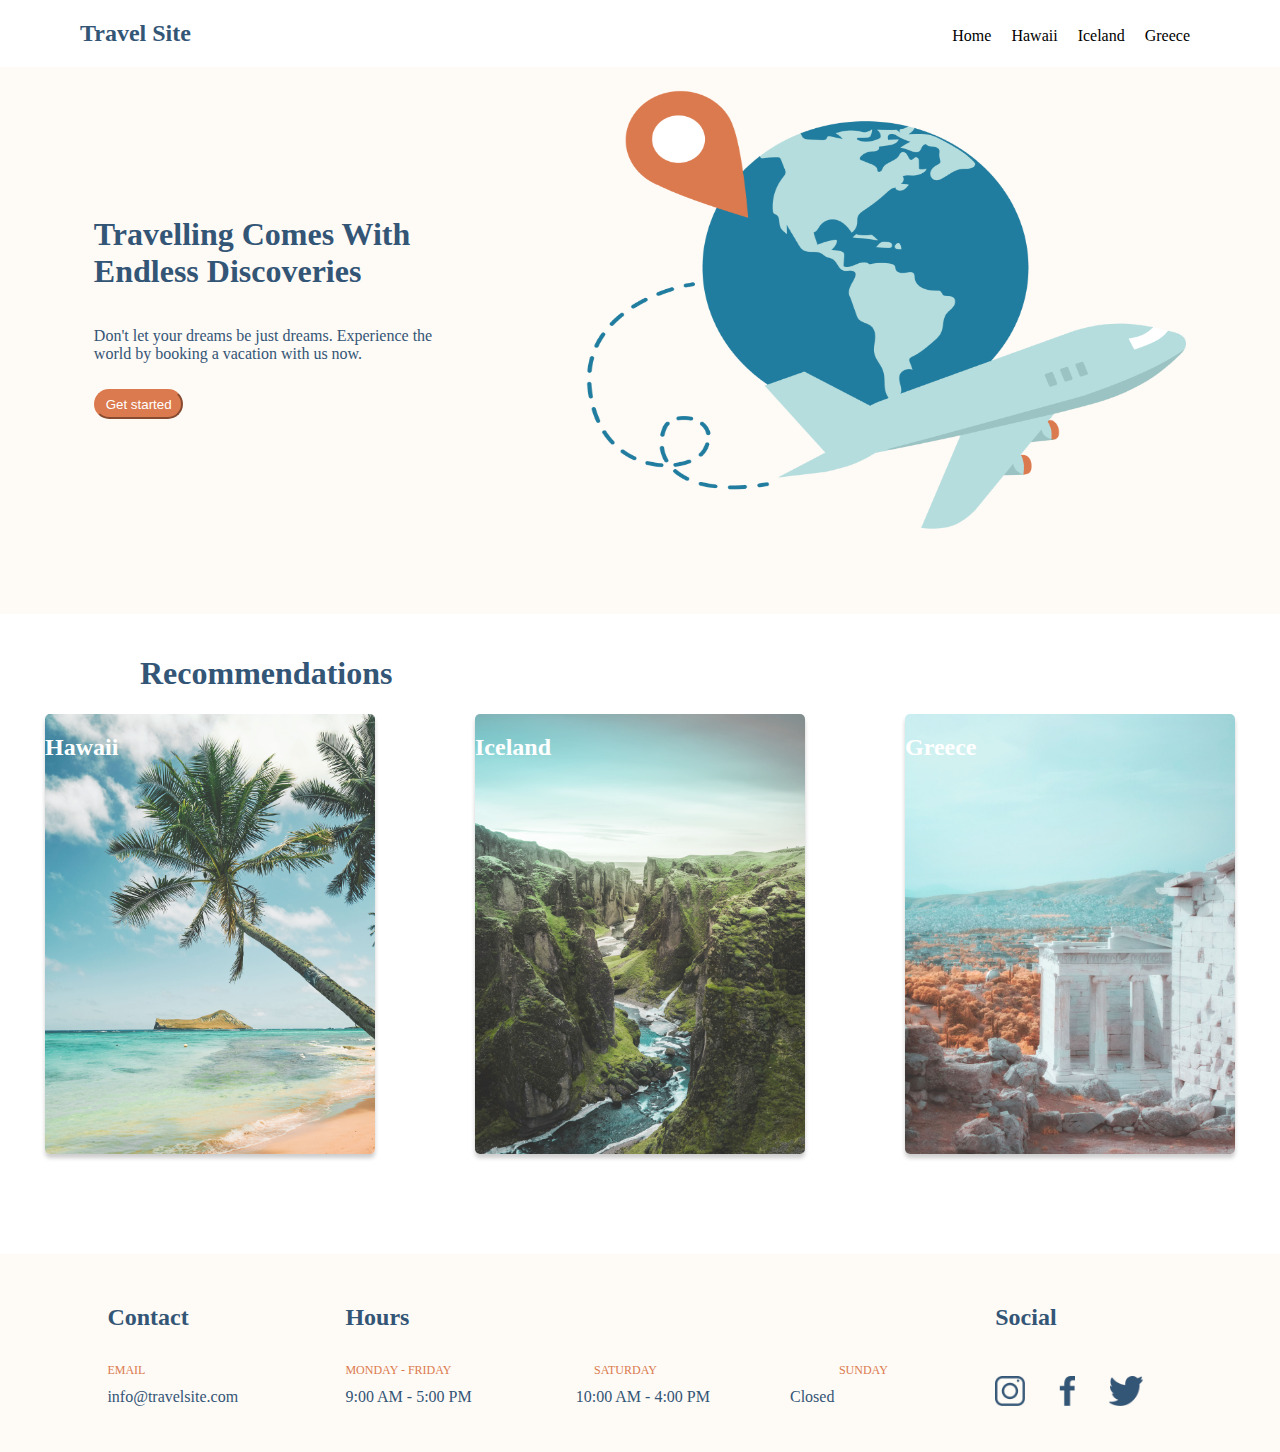
<file: index.html>
<!DOCTYPE html>
<html lang="en">

<head>
    <meta charset="UTF-8" />
    <meta name="viewport" content="width=device-width, initial-scale=1.0" />
    <link rel="stylesheet" href="/css/global.css" />
    <link rel="stylesheet" href="/css/main.css" />
    <title>Travel Site</title>
</head>

<body>
    <header class="header">
        <nav class="nav">
            <h2 class="nav-header">Travel Site</h2>
            <ul class="nav-list">
                <li class="nav-list_item">
                    <a href="indexreal.html" class="nav-list-link active" >Home</a>
                </li>
                <li class="nav-list_item">
                    <a href="/pages/hawaii.html" class="nav-list-link">Hawaii</a>
                </li>
                <li class="nav-list_item">
                    <a href="/pages/iceland.html" class="nav-list-link">Iceland</a>
                </li>
                <li class="nav-list_item">
                    <a href="/pages/greece.html" class="nav-list-link">Greece</a>
                </li>
            </ul>
        </nav>
    </header>
    <div class="hero-section">
        <div class="hero-section_left">
            <h1 class="hero_header">Travelling Comes With Endless Discoveries</h1>
            <p class="hero_p">
                Don't let your dreams be just dreams. Experience the world by booking
                a vacation with us now.
            </p>
            <button class="get-started-button">Get started</button>
        </div>
        <div class="hero-section_right">
            <a href="indexreal.html"><img src="/assets/images/hero.png" alt="Hero" class="hero_image" /></a>
        </div>
    </div>
    <div class="recommendations-section">
        <h1 class="recommendations_header">Recommendations</h1>
        <div class="recommendations_container">
            <div style="background-image: url(/assets/images/hawaii.jpg)" class="card-container">
                <a href="/pages/hawaii.html" class="card-link"></a>
                <h2 class="card_name">Hawaii</h2>
            </div>
            <div style="background-image: url(/assets/images/iceland.jpg)" class="card-container">
                <a href="/pages/iceland.html" class="card-link"></a>
                <h2 class="card_name">Iceland</h2>
            </div>
            <div style="background-image: url(/assets/images/greece.jpg)" class="card-container">
                <a href="/pages/greece.html" class="card-link"></a>
                <h2 class="card_name">Greece</h2>
            </div>
        </div>
    </div>
    <footer class="footer">
        <div class="footer_container">
            <h2 class="footer_heading">Contact</h2>
            <p class="footer_text_one">EMAIL</p>
            <p class="footer_text_two">info@travelsite.com</p>
            <!-- Need to add anchor tag to info@travelsite.com^^ -->
        </div>
        <div class="footer_container">
            <h2 class="footer_heading">Hours</h2>
            <p class="footer_text_one">
                MONDAY - FRIDAY <span class="span-one">SATURDAY</span><span
                    class="span-one">&emsp;&ensp;&emsp;&emsp;SUNDAY</span>
            </p>
            <p class="footer_text_two">
                9:00 AM - 5:00 PM<span class="span-two">&emsp;&ensp;10:00 AM - 4:00 PM</span><span
                    class="span-two">Closed</span>
            </p>
        </div>
        <div>
            <h2 class="footer_heading">Social</h2>
            <a href="https://instagram.com"><img src="/assets/images/icon-instagram.png" alt="instagram.com"
                    class="social-media-icon" /></a>
            <a href="https://facebook.com"><img src="/assets/images/icon-facebook.png" alt="facebook.com"
                    class="social-media-icon" /></a>
            <a href="https://twitter.com"><img src="/assets/images/icon-twitter.png" alt="twitter.com"
                    class="social-media-icon" /></a>
            <!-- NEED TO DOUBLE CHECK ON BEM NAMING CONVENTIONS AS WELL -->
        </div>
    </footer>
</body>
</html>
</file>
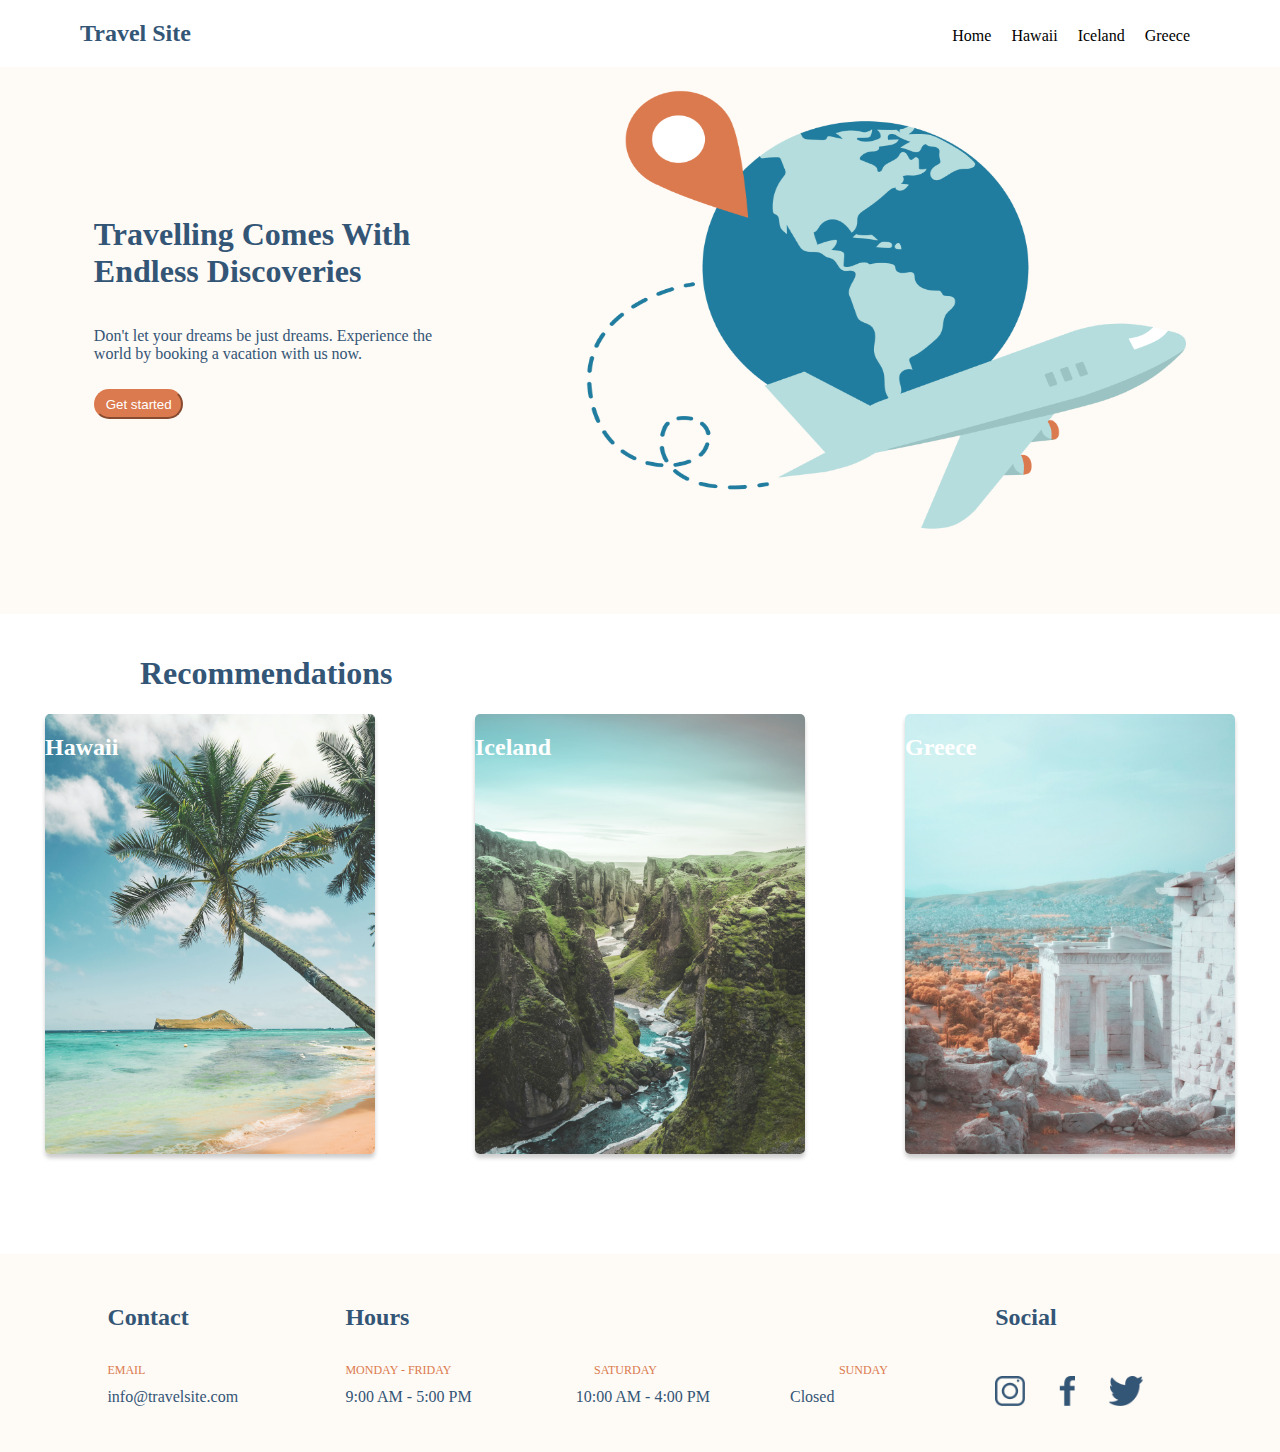
<file: indexreal.html>
<!DOCTYPE html>
<html lang="en">

<head>
    <meta charset="UTF-8" />
    <meta name="viewport" content="width=device-width, initial-scale=1.0" />
    <link rel="stylesheet" href="/css/global.css" />
    <link rel="stylesheet" href="/css/main.css" />
    <title>Travel Site</title>
</head>

<body>
    <header class="header">
        <nav class="nav">
            <h2 class="nav-header">Travel Site</h2>
            <ul class="nav-list">
                <li class="nav-list_item">
                    <a href="" class="nav-list-link">Home</a>
                </li>
                <li class="nav-list_item">
                    <a href="" class="nav-list-link">Hawaii</a>
                </li>
                <li class="nav-list_item">
                    <a href="" class="nav-list-link">Iceland</a>
                </li>
                <li class="nav-list_item">
                    <a href="" class="nav-list-link">Greece</a>
                </li>
            </ul>
        </nav>
    </header>
    <div class="hero-section">
        <div class="hero-section_left">
            <h1 class="hero_header">Travelling Comes With Endless Discoveries</h1>
            <p class="hero_p">
                Don't let your dreams be just dreams. Experience the world by booking
                a vacation with us now.
            </p>
            <button class="get-started-button">Get started</button>
        </div>
        <div class="hero-section_right">
            <a href=""><img src="/assets/images/hero.png" alt="Hero" class="hero_image" /></a>
        </div>
    </div>
    <div class="recommendations-section">
        <h1 class="recommendations_header">Recommendations</h1>
        <div class="recommendations_container">
            <div style="background-image: url(/assets/images/hawaii.jpg)" class="card-container">
                <a href="/pages/hawaii.html/" class="card-link"></a>
                <h2 class="card_name">Hawaii</h2>
            </div>
            <div style="background-image: url(/assets/images/iceland.jpg)" class="card-container">
                <a href="" class="card-link"></a>
                <h2 class="card_name">Iceland</h2>
            </div>
            <div style="background-image: url(/assets/images/greece.jpg)" class="card-container">
                <a href="" class="card-link"></a>
                <h2 class="card_name">Greece</h2>
            </div>
        </div>
    </div>
    <footer class="footer">
        <div class="footer_container">
            <h2 class="footer_heading">Contact</h2>
            <p class="footer_text_one">EMAIL</p>
            <p class="footer_text_two">info@travelsite.com</p>
            <!-- Need to add anchor tag to info@travelsite.com^^ -->
        </div>
        <div class="footer_container">
            <h2 class="footer_heading">Hours</h2>
            <p class="footer_text_one">
                MONDAY - FRIDAY <span class="span-one">SATURDAY</span><span
                    class="span-one">&emsp;&ensp;&emsp;&emsp;SUNDAY</span>
            </p>
            <p class="footer_text_two">
                9:00 AM - 5:00 PM<span class="span-two">&emsp;&ensp;10:00 AM - 4:00 PM</span><span
                    class="span-two">Closed</span>
            </p>
        </div>
        <div>
            <h2 class="footer_heading">Social</h2>
            <a href="https://instagram.com"><img src="/assets/images/icon-instagram.png" alt="instagram.com"
                    class="social-media-icon" /></a>
            <a href="https://facebook.com"><img src="/assets/images/icon-facebook.png" alt="facebook.com"
                    class="social-media-icon" /></a>
            <a href="https://twitter.com"><img src="/assets/images/icon-twitter.png" alt="twitter.com"
                    class="social-media-icon" /></a>
            <!-- NEED TO DOUBLE CHECK ON BEM NAMING CONVENTIONS AS WELL -->
        </div>
    </footer>
</body>

</html>
</file>
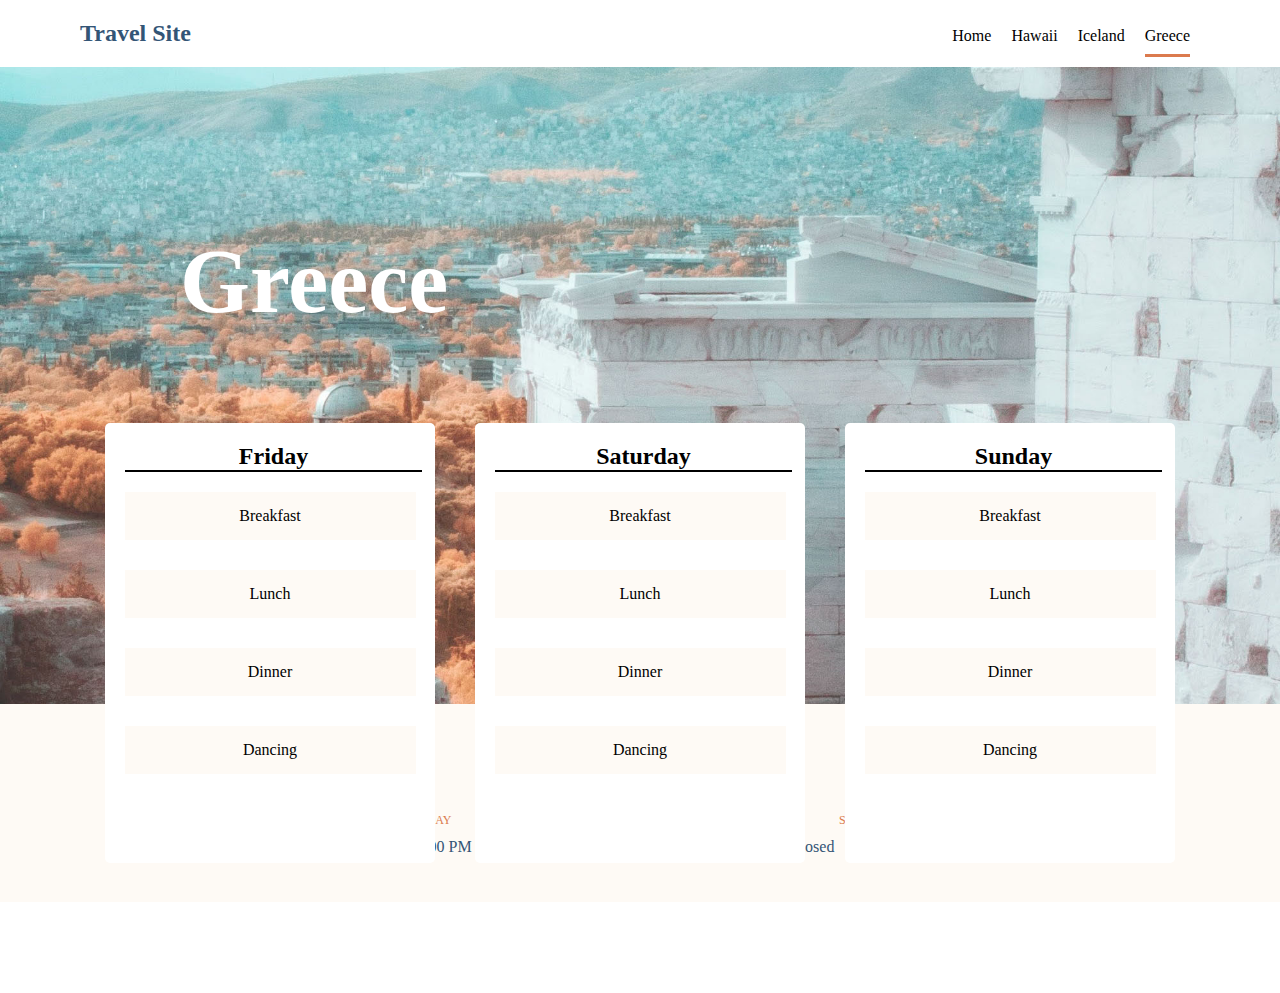
<file: pages/greece.html>
<!DOCTYPE html>
<html lang="en">
<head>
    <meta charset="UTF-8">
    <meta name="viewport" content="width=device-width, initial-scale=1.0">
    <link rel="stylesheet" href="/css/global.css">
    <link rel="stylesheet" href="/css/destinations.css">
    <title>Greece</title>
</head>
<body>
    <header class="header">
        <nav class="nav">
            <h2 class="nav-header">Travel Site</h2>
            <ul class="nav-list">
                <li class="nav-list_item">
                    <a href="../indexreal.html" class="nav-list-link">Home</a>
                </li>
                <li class="nav-list_item">
                    <a href="hawaii.html" class="nav-list-link">Hawaii</a>
                </li>
                <li class="nav-list_item">
                    <a href="iceland.html" class="nav-list-link">Iceland</a>
                </li>
                <li class="nav-list_item">
                    <a href="greece.html" class="nav-list-link active">Greece</a>
                </li>
            </ul>
        </nav>
    </header>
    <div class="main-greece">
            <h1 class="main_header">Greece</h1>
        <div class="card-box">
            <div class="card-container">
                <h2 class="card_day">Friday</h2>
                <ul class="list">
                    <li class="list_item">Breakfast</li>
                    <li class="list_item">Lunch</li>
                    <li class="list_item">Dinner</li>
                    <li class="list_item">Dancing</li>
                </ul>
            </div>
            <div class="card-container">
                <h2 class="card_day">Saturday</h2>
                <ul class="list">
                    <li class="list_item">Breakfast</li>
                    <li class="list_item">Lunch</li>
                    <li class="list_item">Dinner</li>
                    <li class="list_item">Dancing</li>
                </ul>
            </div>
            <div class="card-container">
                <h2 class="card_day">Sunday</h2>
                <ul class="list">
                    <li class="list_item">Breakfast</li>
                    <li class="list_item">Lunch</li>
                    <li class="list_item">Dinner</li>
                    <li class="list_item">Dancing</li>
                </ul>
            </div>
            </div>
    </div>
    <footer class="footer">
        <div class="footer_container">
            <h2 class="footer_heading">Contact</h2>
            <p class="footer_text_one">EMAIL</p>
            <p class="footer_text_two">info@travelsite.com</p>
            <!-- Need to add anchor tag to info@travelsite.com^^ -->
        </div>
        <div class="footer_container">
            <h2 class="footer_heading">Hours</h2>
            <p class="footer_text_one">
                MONDAY - FRIDAY <span class="span-one">SATURDAY</span><span
                    class="span-one">&emsp;&ensp;&emsp;&emsp;SUNDAY</span>
            </p>
            <p class="footer_text_two">
                9:00 AM - 5:00 PM<span class="span-two">&emsp;&ensp;10:00 AM - 4:00 PM</span><span
                    class="span-two">Closed</span>
            </p>
        </div>
        <div>
            <h2 class="footer_heading">Social</h2>
            <a href="https://instagram.com"><img src="/assets/images/icon-instagram.png" alt="instagram.com"
                    class="social-media-icon" /></a>
            <a href="https://facebook.com"><img src="/assets/images/icon-facebook.png" alt="facebook.com"
                    class="social-media-icon" /></a>
            <a href="https://twitter.com"><img src="/assets/images/icon-twitter.png" alt="twitter.com"
                    class="social-media-icon" /></a>
            <!-- NEED TO DOUBLE CHECK ON BEM NAMING CONVENTIONS AS WELL -->
        </div>
    </footer>
</body>
</html>
</file>
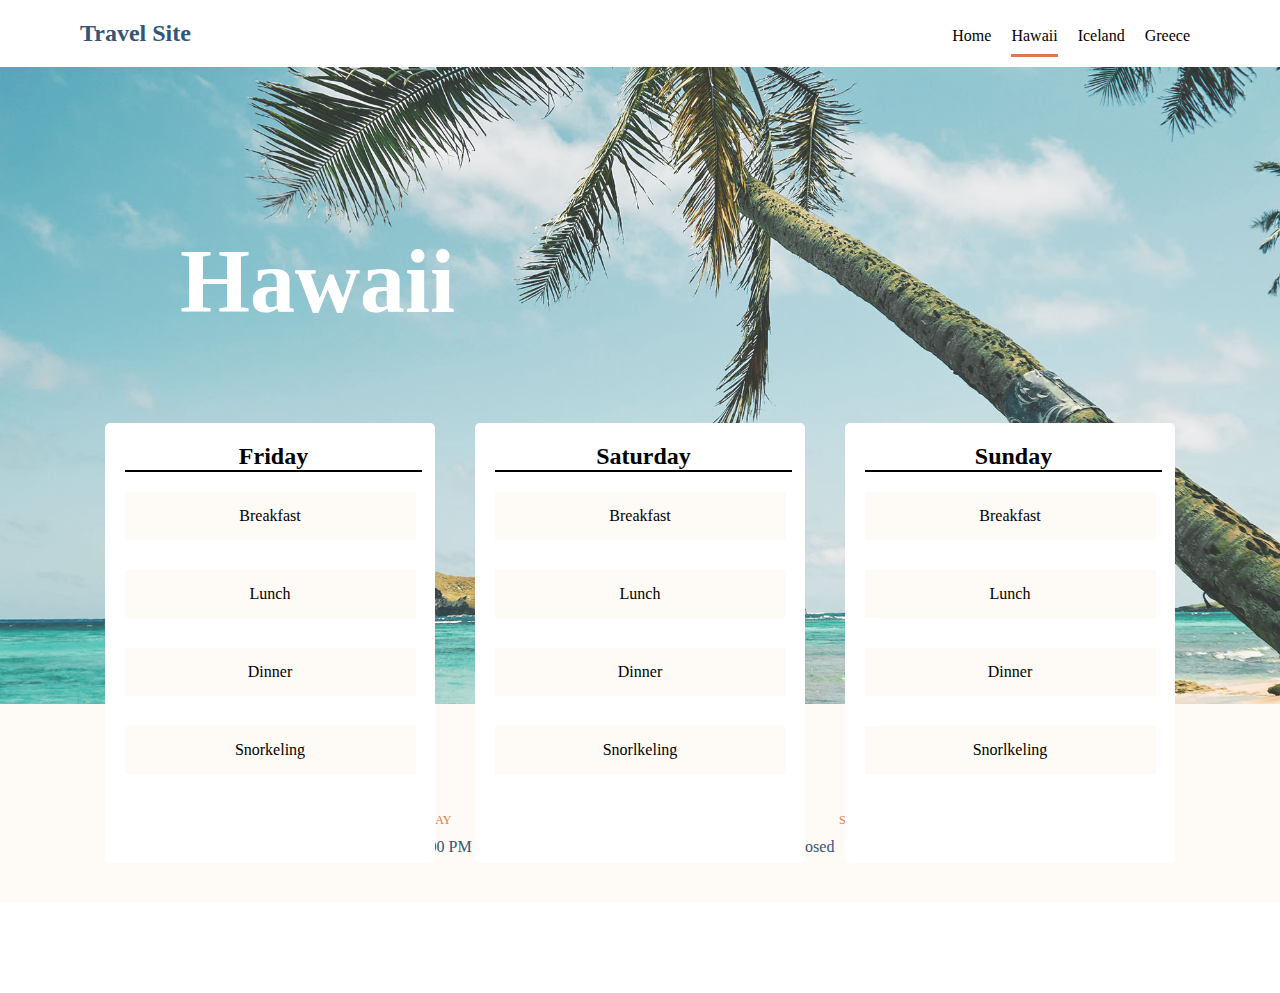
<file: pages/hawaii.html>
<!DOCTYPE html>
<html lang="en">
<head>
    <meta charset="UTF-8">
    <meta name="viewport" content="width=device-width, initial-scale=1.0">
    <link rel="stylesheet" href="/css/global.css">
    <link rel="stylesheet" href="/css/destinations.css">
    <title>Hawaii</title>
</head>
<body>
    <header class="header">
        <nav class="nav">
            <h2 class="nav-header">Travel Site</h2>
            <ul class="nav-list">
                <li class="nav-list_item">
                    <a href="../index.html" class="nav-list-link">Home</a>
                </li>
                <li class="nav-list_item">
                    <a href="hawaii.html" class="nav-list-link active">Hawaii</a>
                </li>
                <li class="nav-list_item">
                    <a href="iceland.html" class="nav-list-link">Iceland</a>
                </li>
                <li class="nav-list_item">
                    <a href="greece.html" class="nav-list-link">Greece</a>
                </li>
            </ul>
        </nav>
    </header>
    <div class="main-hawaii">
            <h1 class="main_header">Hawaii</h1>
        <div class="card-box">
            <div class="card-container">
                <h2 class="card_day">Friday</h2>
                <ul class="list">
                    <li class="list_item">Breakfast</li>
                    <li class="list_item">Lunch</li>
                    <li class="list_item">Dinner</li>
                    <li class="list_item">Snorkeling</li>
                </ul>
            </div>
            <div class="card-container">
                <h2 class="card_day">Saturday</h2>
                <ul class="list">
                    <li class="list_item">Breakfast</li>
                    <li class="list_item">Lunch</li>
                    <li class="list_item">Dinner</li>
                    <li class="list_item">Snorlkeling</li>
                </ul>
            </div>
            <div class="card-container">
                <h2 class="card_day">Sunday</h2>
                <ul class="list">
                    <li class="list_item">Breakfast</li>
                    <li class="list_item">Lunch</li>
                    <li class="list_item">Dinner</li>
                    <li class="list_item">Snorlkeling</li>
                </ul>
            </div>
            </div>
    </div>
    <footer class="footer">
        <div class="footer_container">
            <h2 class="footer_heading">Contact</h2>
            <p class="footer_text_one">EMAIL</p>
            <p class="footer_text_two">info@travelsite.com</p>
            <!-- Need to add anchor tag to info@travelsite.com^^ -->
        </div>
        <div class="footer_container">
            <h2 class="footer_heading">Hours</h2>
            <p class="footer_text_one">
                MONDAY - FRIDAY <span class="span-one">SATURDAY</span><span
                    class="span-one">&emsp;&ensp;&emsp;&emsp;SUNDAY</span>
            </p>
            <p class="footer_text_two">
                9:00 AM - 5:00 PM<span class="span-two">&emsp;&ensp;10:00 AM - 4:00 PM</span><span
                    class="span-two">Closed</span>
            </p>
        </div>
        <div>
            <h2 class="footer_heading">Social</h2>
            <a href="https://instagram.com"><img src="/assets/images/icon-instagram.png" alt="instagram.com"
                    class="social-media-icon" /></a>
            <a href="https://facebook.com"><img src="/assets/images/icon-facebook.png" alt="facebook.com"
                    class="social-media-icon" /></a>
            <a href="https://twitter.com"><img src="/assets/images/icon-twitter.png" alt="twitter.com"
                    class="social-media-icon" /></a>
            <!-- NEED TO DOUBLE CHECK ON BEM NAMING CONVENTIONS AS WELL -->
        </div>
    </footer>
</body>
</html>
</file>
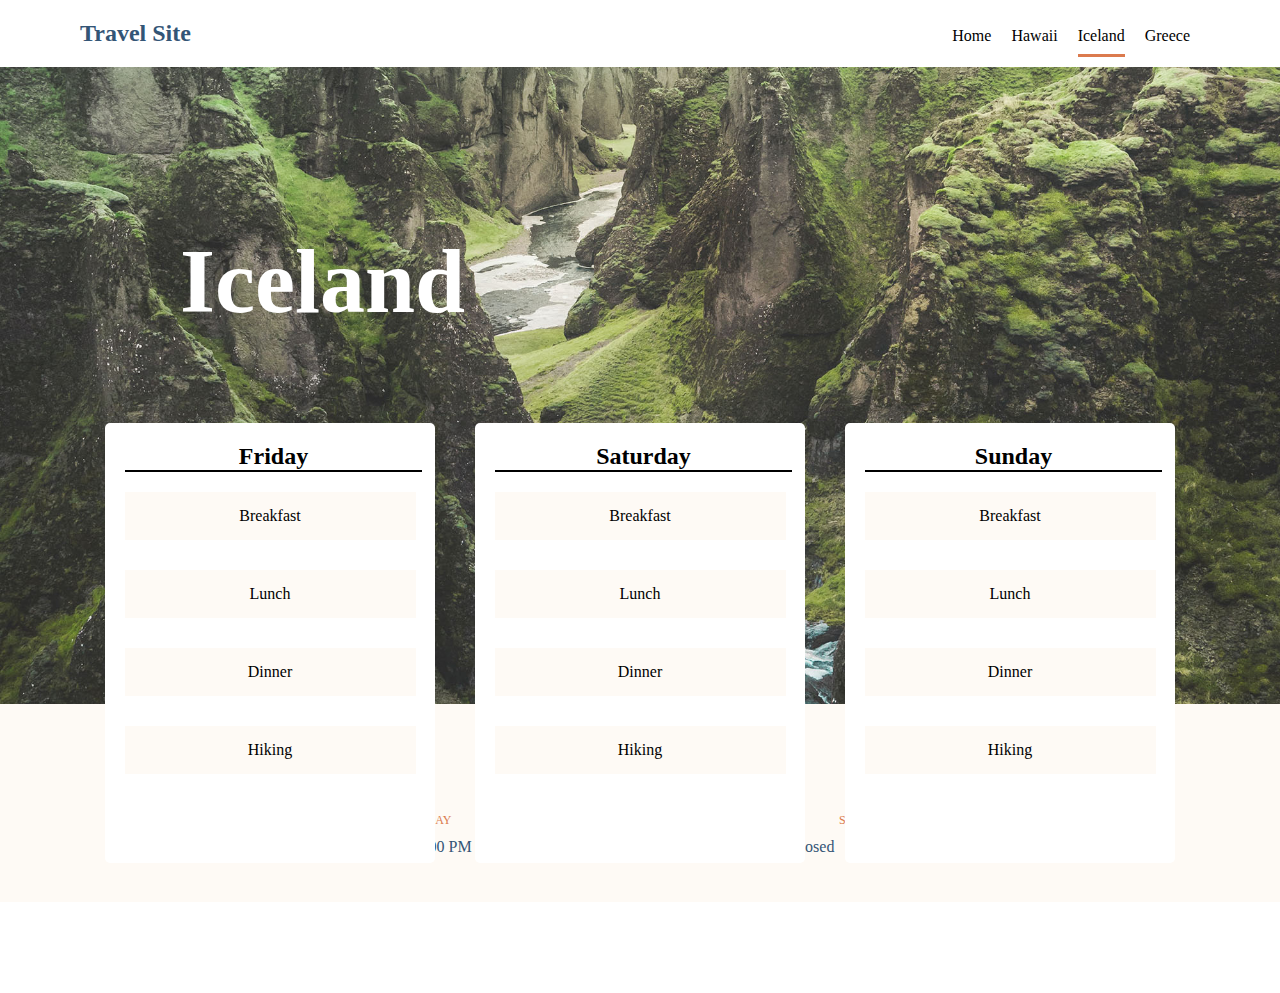
<file: pages/iceland.html>
<!DOCTYPE html>
<html lang="en">
<head>
    <meta charset="UTF-8">
    <meta name="viewport" content="width=device-width, initial-scale=1.0">
    <link rel="stylesheet" href="/css/global.css">
    <link rel="stylesheet" href="/css/destinations.css">
    <title>Iceland</title>
</head>
<body>
    <header class="header">
        <nav class="nav">
            <h2 class="nav-header">Travel Site</h2>
            <ul class="nav-list">
                <li class="nav-list_item">
                    <a href="../indexreal.html" class="nav-list-link">Home</a>
                </li>
                <li class="nav-list_item">
                    <a href="hawaii.html" class="nav-list-link">Hawaii</a>
                </li>
                <li class="nav-list_item">
                    <a href="iceland.html" class="nav-list-link active">Iceland</a>
                </li>
                <li class="nav-list_item">
                    <a href="greece.html" class="nav-list-link">Greece</a>
                </li>
            </ul>
        </nav>
    </header>
    <div class="main-iceland">
            <h1 class="main_header">Iceland</h1>
        <div class="card-box">
            <div class="card-container">
                <h2 class="card_day">Friday</h2>
                <ul class="list">
                    <li class="list_item">Breakfast</li>
                    <li class="list_item">Lunch</li>
                    <li class="list_item">Dinner</li>
                    <li class="list_item">Hiking</li>
                </ul>
            </div>
            <div class="card-container">
                <h2 class="card_day">Saturday</h2>
                <ul class="list">
                    <li class="list_item">Breakfast</li>
                    <li class="list_item">Lunch</li>
                    <li class="list_item">Dinner</li>
                    <li class="list_item">Hiking</li>
                </ul>
            </div>
            <div class="card-container">
                <h2 class="card_day">Sunday</h2>
                <ul class="list">
                    <li class="list_item">Breakfast</li>
                    <li class="list_item">Lunch</li>
                    <li class="list_item">Dinner</li>
                    <li class="list_item">Hiking</li>
                </ul>
            </div>
            </div>
    </div>
    <footer class="footer">
        <div class="footer_container">
            <h2 class="footer_heading">Contact</h2>
            <p class="footer_text_one">EMAIL</p>
            <p class="footer_text_two">info@travelsite.com</p>
            <!-- Need to add anchor tag to info@travelsite.com^^ -->
        </div>
        <div class="footer_container">
            <h2 class="footer_heading">Hours</h2>
            <p class="footer_text_one">
                MONDAY - FRIDAY <span class="span-one">SATURDAY</span><span
                    class="span-one">&emsp;&ensp;&emsp;&emsp;SUNDAY</span>
            </p>
            <p class="footer_text_two">
                9:00 AM - 5:00 PM<span class="span-two">&emsp;&ensp;10:00 AM - 4:00 PM</span><span
                    class="span-two">Closed</span>
            </p>
        </div>
        <div>
            <h2 class="footer_heading">Social</h2>
            <a href="https://instagram.com"><img src="/assets/images/icon-instagram.png" alt="instagram.com"
                    class="social-media-icon" /></a>
            <a href="https://facebook.com"><img src="/assets/images/icon-facebook.png" alt="facebook.com"
                    class="social-media-icon" /></a>
            <a href="https://twitter.com"><img src="/assets/images/icon-twitter.png" alt="twitter.com"
                    class="social-media-icon" /></a>
            <!-- NEED TO DOUBLE CHECK ON BEM NAMING CONVENTIONS AS WELL -->
        </div>
    </footer>
</body>
</html>
</file>
<file: css/global.css>
body {
    margin: 0;
    font-family: verdana;
}
</file>
<file: css/main.css>
body {
    margin: 0;
}
.header {

}
.nav {
    display: flex;
    align-items: baseline;
    justify-content: space-between;
    background-color: #ffffff;
    position: fixed; 
    width: 100%;
}
.nav-header {
    padding-left: 80px;
    color: #335576;
}
.nav-list {
    list-style: none;
    display: flex;
    padding-right: 80px;
}
.nav-list_item {
    
}
.nav-list-link {
    margin: 10px;
    text-decoration: none;
    color: black;
}
.hero-section {
    background-color: #FEFAF5;
    display: flex;
    justify-content: space-evenly;
    padding: 80px 0;
}
.hero-section_left {
    display: flex;
    flex-direction: column;
    justify-content: center;
    text-align: left;
    width: 28%;
}
.hero_header {
    color: #335576;
}
.hero_p {
    color: #335576;
}
.hero-section_right {
    display: flex;
    justify-content: right;
    width: 50%;
}
.get-started-button {
    width: 25%;
    background-color: #db7a4e;
    color: #ffffff;
    border-radius: 15px;
    border-color: #db7a4e;
    height: 30px;
    box-shadow: none;
    margin-top: 10px;
    
}
.hero_image {
    height: 450px;
    width: 600px
}
.recommendations_header {
    color: #335576;
    text-align: left;
    padding-left: 140px;
}
.card_link {
    position: absolute;
    top: 0;
    bottom: 0;
    left: 0;
    width: 100%;
}
.recommendations-section {
    padding-top: 20px;
    padding-bottom: 100px;
}
.recommendations_container {
    display: flex;
    justify-content: center;
    gap: 100px;
}
.card-container {
    border-radius: 5px;
    box-shadow: 0px 4px 4px rgba(0, 0, 0, 0.2);
    height: 440px;
    width: 330px;
    background-size: cover;
    position: relative;
}
.card_name {
    color: #ffffff;
}
.footer {
    background-color: #FEFAF5;
    display: flex;
    justify-content: space-evenly;
    align-items: baseline;
    padding-bottom: 30px;
    padding-top: 30px;
}
.footer_container {
    display: flex;
    flex-direction: column;
}
.footer_heading {
    color: #335576;
}
.footer_text_one {
    color: #db7a4e;
    font-size: 12px;
    margin-bottom: 0;
}
.footer_text_two {
    color: #335576;
    margin-top: 10px;
}
.span-one {
    padding-left: 140px;
}
.span-two {
    padding-left: 80px;
}
.social-media-icon {
    width: auto;
    height: 30px;
    padding-top: 25px;
    padding-right: 30px;
}
</file>
<file: css/destinations.css>
.nav {
    display: flex;
    align-items: baseline;
    justify-content: space-between;
    background-color: #ffffff;
    position: fixed; 
    width: 100%;
}
.nav-header {
    padding-left: 80px;
    color: #335576;
}
.nav-list {
    list-style: none;
    display: flex;
    padding-right: 80px;
}
.nav-list_item {
    
}
.nav-list-link {
    margin: 10px;
    text-decoration: none;
    color: black;
}
.main-iceland {
height: 55vw;
background-image: url(../assets/images/iceland.jpg);
background-size: cover;
background-position: center;
background-repeat: no-repeat;
}
.main-greece {
height: 55vw;
background-image: url(../assets/images/greece.jpg);
background-size: cover;
background-position: center;
background-repeat: no-repeat;
}
.main-hawaii {
height: 55vw;
background-image: url(../assets/images/hawaii.jpg);
background-size: cover;
background-position: center;
background-repeat: no-repeat;
}
.main_header {
    margin: 0;
    padding-top: 230px;
    padding-left: 180px;
    font-size: 90px;
    color: #ffffff;
}
.card-box {
    display: flex;
    justify-content: center;
    gap: 40px;
    padding-top: 90px;
    padding-bottom: 130px;
    
}
.card-container {
    border-radius: 5px;
    border-color: #ffffff;
    height: 440px;
    width: 330px;
    box-shadow: none;
    background-color: #ffffff;
    position: relative;
    
}
.card_day {
    text-align: center;
    border-bottom: 2px solid black;
    position: relative;
    width: 90%;
    left: 20px;
}
.list {
    list-style-type: none;
    display: flex;
    flex-direction: column;
    align-items: center;
    gap: 30px;
}
.list_item {
    background-color: #FEFAF5;
    width: 90%;
    padding: 15px;
    text-align: center;
    position: relative;
    right: 20px;
}
.footer {
    background-color: #FEFAF5;
    display: flex;
    justify-content: space-evenly;
    align-items: baseline;
    padding-bottom: 30px;
    padding-top: 30px;
}
.footer_container {
    display: flex;
    flex-direction: column;
}
.footer_heading {
    color: #335576;
}
.footer_text_one {
    color: #db7a4e;
    font-size: 12px;
    margin-bottom: 0;
}
.footer_text_two {
    color: #335576;
    margin-top: 10px;
}
.span-one {
    padding-left: 140px;
}
.span-two {
    padding-left: 80px;
}
.social-media-icon {
    width: auto;
    height: 30px;
    padding-top: 25px;
    padding-right: 30px;
}
.active {
    border-bottom: 3px solid #db7a4e;
    padding-bottom: 10px;
}
</file>
